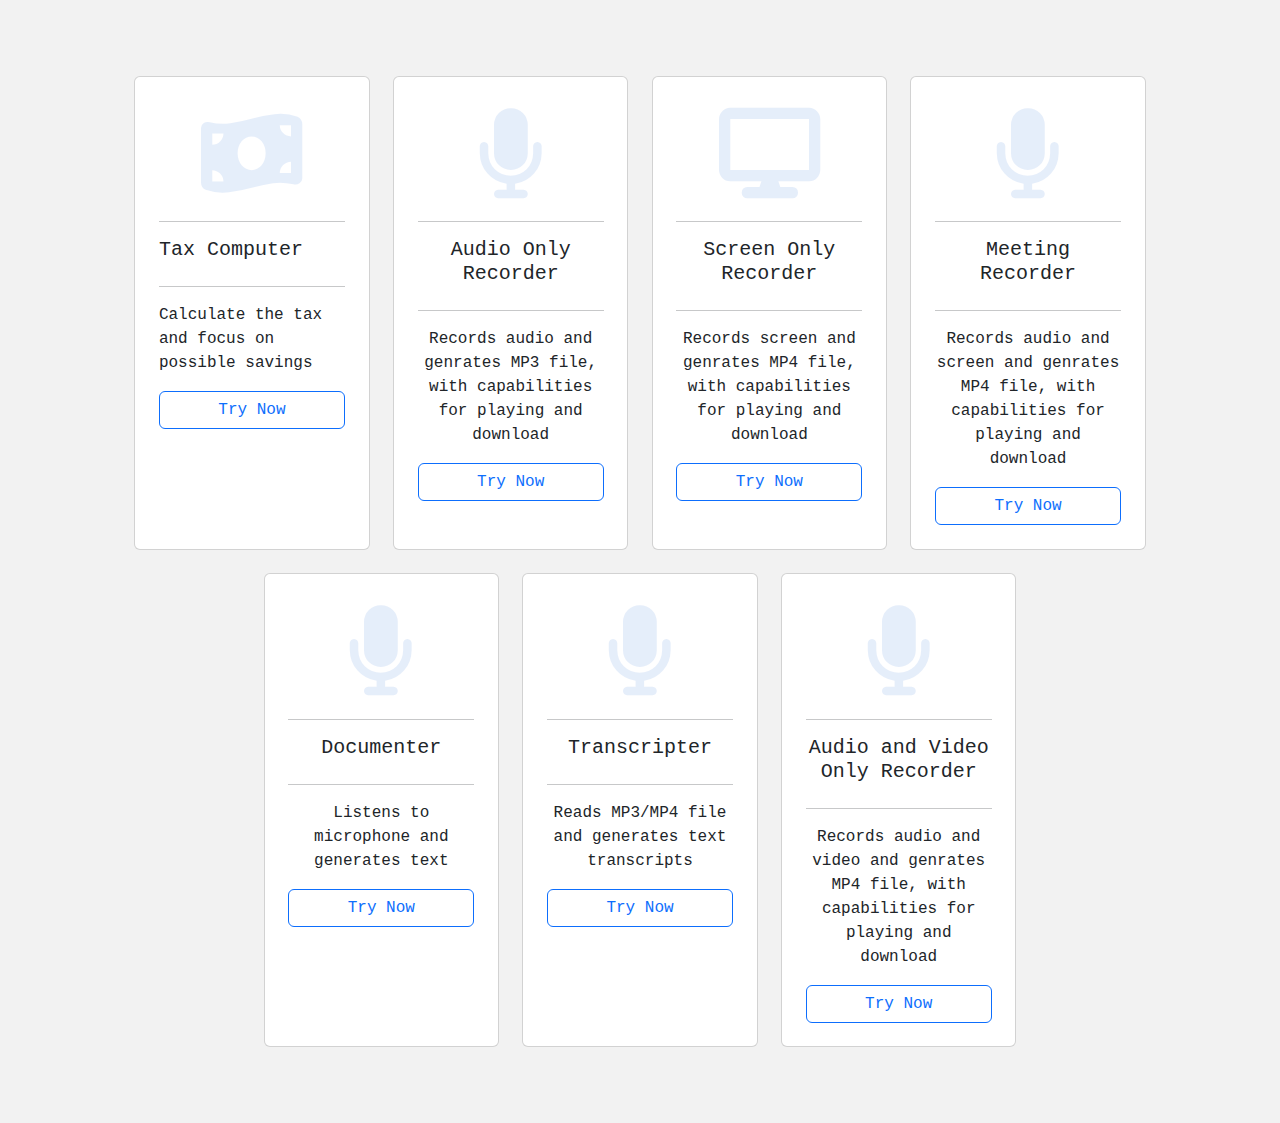
<file: index.html>
<html lang="en" >
<head>
    <meta name="viewport" content="width=device-width, initial-scale=1">
    <meta charset="UTF-8">
    <title>*PA*</title>
    <link rel='stylesheet' href='https://cdnjs.cloudflare.com/ajax/libs/font-awesome/6.1.1/css/all.min.css'>
    <link href="https://cdn.jsdelivr.net/npm/bootstrap@5.2.0-beta1/dist/css/bootstrap.min.css" rel="stylesheet">
    <link rel="stylesheet" href="css/index.css">
</head>
<body>
    <div class = "container-fluid">
        <div class="row justify-content-md-center row-cols-1 row-cols-sm-3 row-cols-md-4 row-cols-lg-5">
            <div class="col card">
                <i class="card-icon fa fa-money-bill-wave" aria-hidden="true"></i>
                <hr/>
                <h5 class="card-title">Tax Computer</h5>
                <hr/>
                <p class="card-text">Calculate the tax and focus on possible savings</p>
                <a href="#" class="btn btn-outline-primary">Try Now</a>
            </div>

            <div class="col btn card">
                <i class="card-icon fa fa-microphone" aria-hidden="true"></i>
                <hr/>
                <h5 class="card-title btn-outline-primary">Audio Only Recorder</h5>
                <hr/>
                <p class="card-text">Records audio and genrates MP3 file, with capabilities for playing and download</p>
                <a href="pages/audiorecorder.html" class="btn btn-outline-primary">Try Now</a>
            </div>

            <div class="col btn card">
                <i class="card-icon fa fa-display" aria-hidden="true"></i>
                <hr/>
                <h5 class="card-title btn-outline-primary">Screen Only Recorder</h5>
                <hr/>
                <p class="card-text">Records screen and genrates MP4 file, with capabilities for playing and download</p>
                <a href="#" class="btn btn-outline-primary">Try Now</a>
            </div>

            <div class="col btn card">
                <i class="card-icon fa fa-microphone" aria-hidden="true"></i>
                <hr/>
                <h5 class="card-title btn-outline-primary">Meeting Recorder</h5>
                <hr/>
                <p class="card-text">Records audio and screen and genrates MP4 file, with capabilities for playing and download</p>
                <a href="#" class="btn btn-outline-primary">Try Now</a>
            </div>

            <div class="col btn card">
                <i class="card-icon fa fa-microphone" aria-hidden="true"></i>
                <hr/>
                <h5 class="card-title btn-outline-primary">Documenter</h5>
                <hr/>
                <p class="card-text">Listens to microphone and generates text</p>
                <a href="#" class="btn btn-outline-primary">Try Now</a>
            </div>

            <div class="col btn card">
                <i class="card-icon fa fa-microphone" aria-hidden="true"></i>
                <hr/>
                <h5 class="card-title btn-outline-primary">Transcripter</h5>
                <hr/>
                <p class="card-text">Reads MP3/MP4 file and generates text transcripts</p>
                <a href="#" class="btn btn-outline-primary">Try Now</a>
            </div>

            <div class="col btn card">
                <i class="card-icon fa fa-microphone" aria-hidden="true"></i>
                <hr/>
                <h5 class="card-title btn-outline-primary">Audio and Video Only Recorder</h5>
                <hr/>
                <p class="card-text">Records audio and video and genrates MP4 file, with capabilities for playing and download</p>
                <a href="#" class="btn btn-outline-primary">Try Now</a>
            </div>

        </div>
    </div>

    <script src="https://ajax.googleapis.com/ajax/libs/jquery/3.6.0/jquery.min.js"></script>
    <script src="https://cdn.jsdelivr.net/npm/bootstrap@4.0.0/dist/js/bootstrap.min.js"></script>
</body>
</html>
</file>
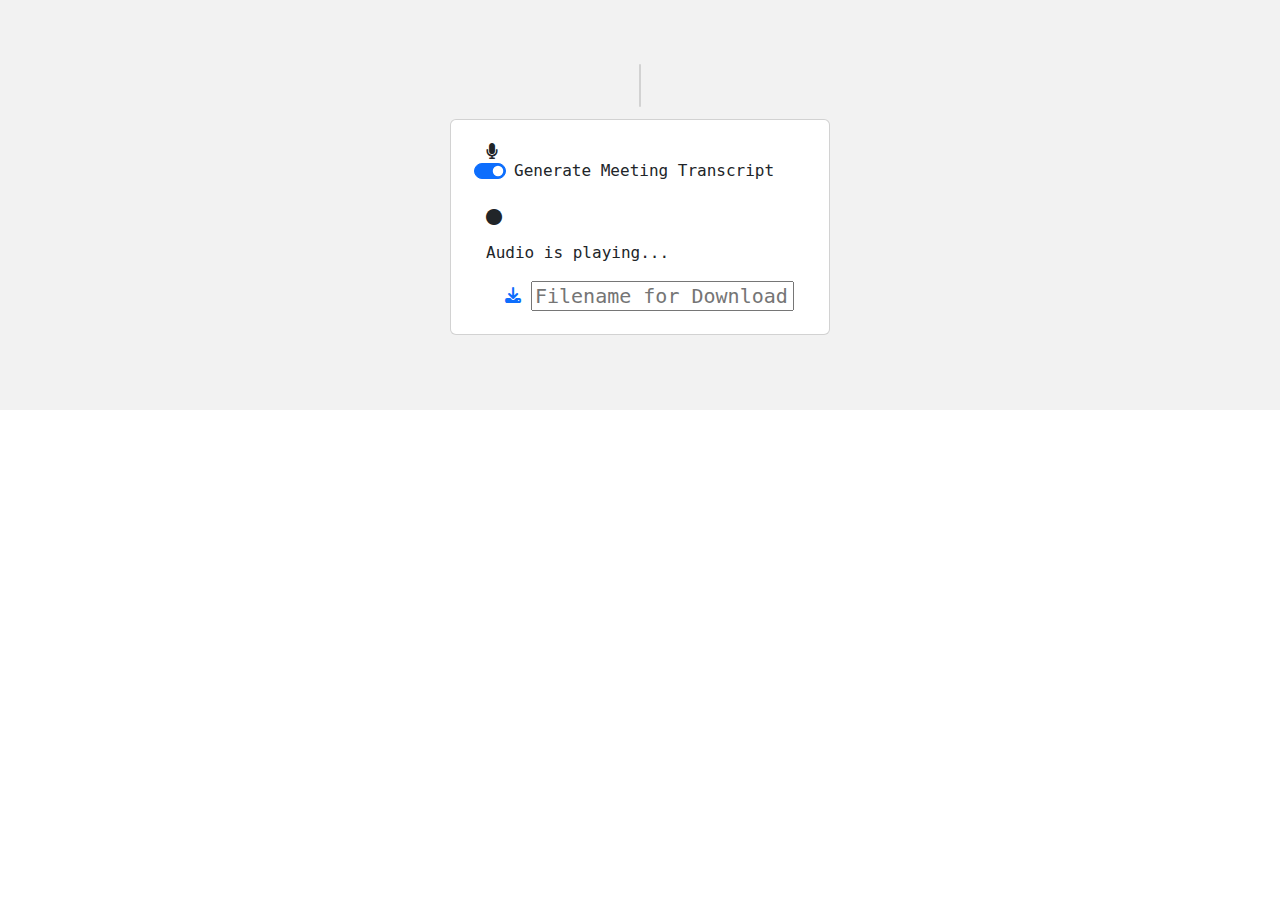
<file: pages/home.html>
<html lang="en" >
<head>
    <meta name="viewport" content="width=device-width, initial-scale=1">
    <meta charset="UTF-8">
    <title>*PA*</title>
    <link rel='stylesheet' href='https://cdnjs.cloudflare.com/ajax/libs/font-awesome/6.1.1/css/all.min.css'>
    <link href="https://cdn.jsdelivr.net/npm/bootstrap@5.2.0-beta1/dist/css/bootstrap.min.css" rel="stylesheet">
    <link rel="stylesheet" href="../css/index.css">
</head>
<body>
    <div class = "container-fluid">
        <div class="row justify-content-md-center">
            <div class="col btn card">
                <i id = "status-icon" class="card-icon fa" aria-hidden="true"></i>
                <hr/>
                <h5 class="card-title btn-outline-primary" id= "status-msg"></h5>
            </div>

        </div>
        <div class="row justify-content-md-center card">
                <i id = "start" class="icon fa fa-microphone" aria-hidden="true"></i>
        <div class="form-check form-switch">
            <input class="form-check-input" type="checkbox" id="mom" checked>
            <label class="form-check-label" for="mom">Generate Meeting Transcript</label>
          </div>
        <div id = "control" class="btn-grp recording hide">
            <i id = "cancel" class="icon fa fa-times-circle-o" aria-hidden="true"></i>
            <i id = "pause" class="icon fa fa-pause-circle-o" aria-hidden="true"></i>
            <i id = "resume" class="icon fa fa-play-circle-o hide" aria-hidden="true"></i>
            <i id = "stop" class="icon fa fa-stop-circle-o" aria-hidden="true"></i>
        </div>
        <div id =status-container class="btn-grp recording hide">
            <i class="red-recording-dot fa fa-circle" aria-hidden="true"></i>
            <p id="elapsed-time"></p>
            <p id = "status" class=" hide">Audio is playing<span>.</span><span>.</span><span>.</span></p>
        </div>
        <div id = "display" class="result btn-grp hide">
            <i id = "rplay" class="icon fa fa-play-circle-o" aria-hidden="true"></i>
            <i id = "rpause" class="icon fa fa-pause-circle-o hide" aria-hidden="true"></i>  
            <a id = "download" class="icon fa fa-download" aria-hidden="true"></a> 
            <input type="text" class = "fa-lg" id="download-name" placeholder="Filename for Download">  
            <audio id="player" class="hide"></audio>
        </div>

        </div>
    </div>

    <script src="https://ajax.googleapis.com/ajax/libs/jquery/3.6.0/jquery.min.js"></script>
    <script src="https://cdn.jsdelivr.net/npm/bootstrap@4.0.0/dist/js/bootstrap.min.js"></script>
    <script  src="../js/recorder.js"></script>
    <script  src="../js/transcripter.js"></script> 
    <script  src="../js/recorderutil.js"></script>
  
</body>
</html>
</file>
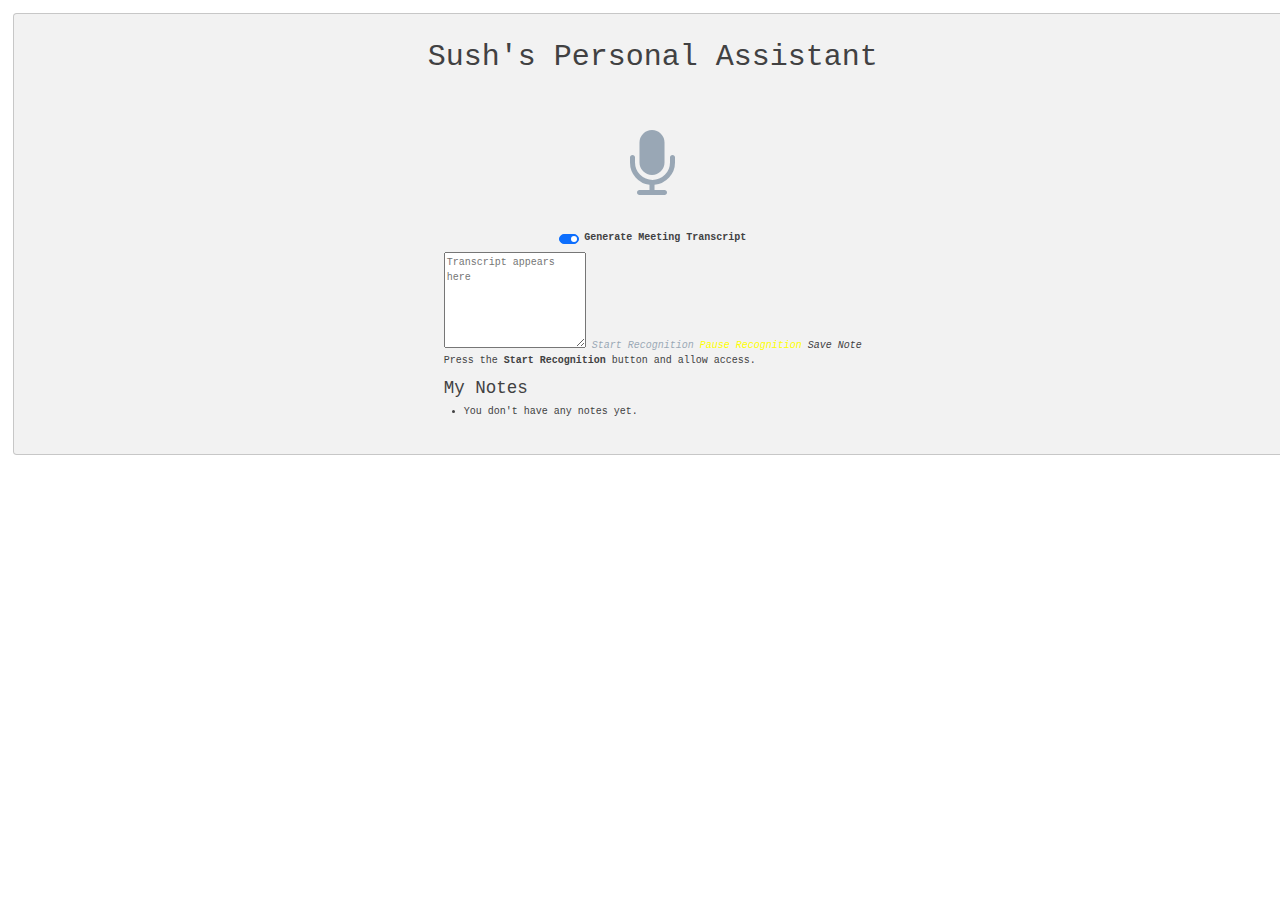
<file: pages/recorder.html>
<!DOCTYPE html>
<html lang="en" >
<head>
  <meta charset="UTF-8">
  <title>*PA*</title>
  <link rel='stylesheet' href='https://maxcdn.bootstrapcdn.com/font-awesome/4.6.2/css/font-awesome.min.css'>
  <link rel="stylesheet" href="https://maxcdn.bootstrapcdn.com/bootstrap/3.4.1/css/bootstrap.min.css">
  <!-- CSS only -->
<link href="https://cdn.jsdelivr.net/npm/bootstrap@5.2.0-beta1/dist/css/bootstrap.min.css" rel="stylesheet">
<link rel="stylesheet" href="../css/index.css">
<link rel="stylesheet" href="../css/recorder.css">
</head>
<body>
    <div class="container-fluid card">
        <h1 class="header">Sush's Personal Assistant</h1>
        <i id = "start" class="icon fa fa-microphone" aria-hidden="true"></i>
        <div class="form-check form-switch">
            <input class="form-check-input" type="checkbox" id="mom" checked>
            <label class="form-check-label" for="mom">Generate Meeting Transcript</label>
          </div>
        <div id = "control" class="btn-grp recording hide">
            <i id = "cancel" class="icon fa fa-times-circle-o" aria-hidden="true"></i>
            <i id = "pause" class="icon fa fa-pause-circle-o" aria-hidden="true"></i>
            <i id = "resume" class="icon fa fa-play-circle-o hide" aria-hidden="true"></i>
            <i id = "stop" class="icon fa fa-stop-circle-o" aria-hidden="true"></i>
        </div>
        <div id =status-container class="btn-grp recording hide">
            <i class="red-recording-dot fa fa-circle" aria-hidden="true"></i>
            <p id="elapsed-time"></p>
            <p id = "status" class=" hide">Audio is playing<span>.</span><span>.</span><span>.</span></p>
        </div>
        <div id = "display" class="result btn-grp hide">
            <i id = "rplay" class="icon fa fa-play-circle-o" aria-hidden="true"></i>
            <i id = "rpause" class="icon fa fa-pause-circle-o hide" aria-hidden="true"></i>  
            <a id = "download" class="icon fa fa-download" aria-hidden="true"></a> 
            <input type="text" class = "fa-lg" id="download-name" placeholder="Filename for Download">  
            <audio id="player" class="hide"></audio>
        </div>
        <div id ="mom-display">
          <textarea id="note-textarea" placeholder="Transcript appears here" rows="6"></textarea>
          <i id="start" title="Start Recording">Start Recognition</i>
          <i id="pause" title="Pause Recording">Pause Recognition</i>
          <i id="save" title="Save Note">Save Note</i>   
          <p id="recording-instructions">Press the <strong>Start Recognition</strong> button and allow access.</p>
    
        <h3>My Notes</h3>
        <ul id="notes">
          <li>
            <p class="no-notes">You don't have any notes.</p>
          </li>
        </ul>
    
      </div>
        <!-- <input id = "mom-display" class="result btn-grp hide">
            <textarea id="mom-text"  class="form-control" placeholder="Readonly input here..." value = "" aria-label="readonly input" readonly></textarea> -->
        </div>
<!-- partial -->
<script src="https://ajax.googleapis.com/ajax/libs/jquery/3.6.0/jquery.min.js"></script>
  <script  src="../js/recorder.js"></script>
  <script  src="../js/transcripter.js"></script> 
  <script  src="../js/recorderutil.js"></script>

</body>
</html>
</file>
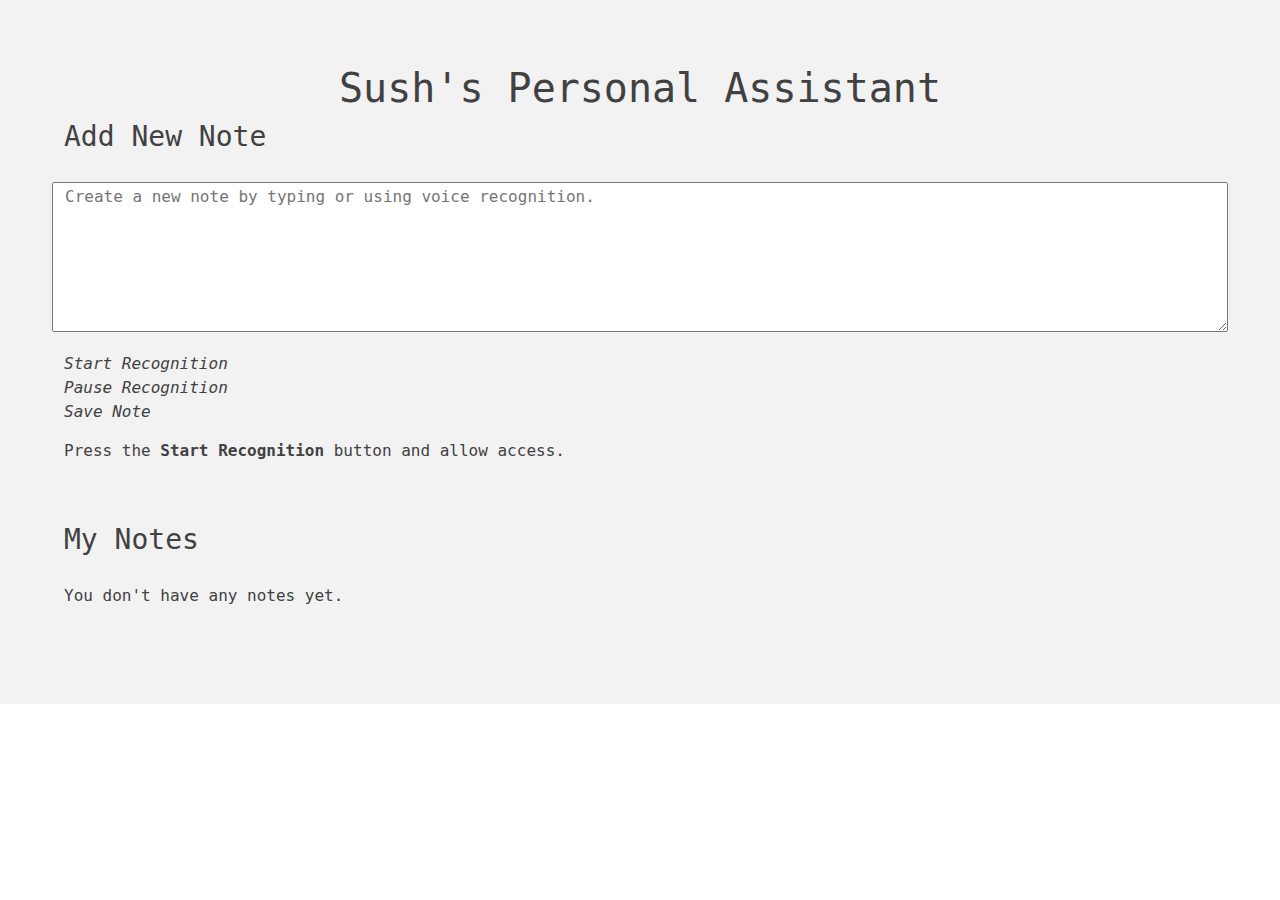
<file: pages/transcriper.html>
<!DOCTYPE html>
<html lang="en" >
<head>
  <meta charset="UTF-8">
  <title>*PA*</title>
  <link rel='stylesheet' href='https://maxcdn.bootstrapcdn.com/font-awesome/4.6.2/css/font-awesome.min.css'>
<link href="https://cdn.jsdelivr.net/npm/bootstrap@5.2.0-beta1/dist/css/bootstrap.min.css" rel="stylesheet">
<link rel="stylesheet" href="../css/index.css">
<link rel="stylesheet" href="../css/transcripter.css">
</head>
<body>
    <div class="container-fluid">
      <h1 class="header">Sush's Personal Assistant</h1>
	    <h3 class="no-browser-support">Sorry, Your Browser Doesn't Support the Web Speech API. Try Opening This Demo In Google Chrome.</h3>

	  <div class="row justify-content-md-center">
		  <h3>Add New Note</h3>
		  <textarea id="note-textarea" placeholder="Create a new note by typing or using voice recognition." rows="6"></textarea>
		  <i id="start" title="Start Recording">Start Recognition</i>
		  <i id="pause" title="Pause Recording">Pause Recognition</i>
		  <i id="save" title="Save Note">Save Note</i>   
		  <p id="recording-instructions">Press the <strong>Start Recognition</strong> button and allow access.</p>

		<h3>My Notes</h3>
		<ul id="notes">
			<li>
				<p class="no-notes">You don't have any notes.</p>
			</li>
		</ul>

	</div>

</div>
<!-- partial -->
<script src="https://ajax.googleapis.com/ajax/libs/jquery/3.6.0/jquery.min.js"></script>
  <!-- <script  src="js/recorder.js"></script> -->
  <script  src="../js/transcripter.js"></script>
</body>
</html>
</file>
<file: css/index.css>
.container-fluid {
    display: -webkit-flex; /* For Chrome , Safari*/
    display: -ms-flex;/*For IE*/
    display: flex;
    flex-direction: column;
    justify-content: center;
    align-items: center;
    margin: 0;
    padding: 5%;
    background-color: #f2f2f2;
    color: #414142;
    position: relative;
    font-family: monospace;
}

.card{
    margin: 1%;
    padding: 2%;
    display: flex;
}

.card-icon{
    opacity: 0.1;
    font-size: 90px;
    cursor: pointer;
    align-self: center;
    margin: 2%;
    padding: 2%;
    color: #0b5ed7;
    width: fit-content;
}
</file>
<file: css/recorder.css>
/* body {
    margin: 0;
    padding: 0;
    background-color: #f2f2f2;
    color: #414142;
    position: relative;
    font-family: monospace;
    align-items: center;
    } */

.header {
    font-size: 30px;
    margin-bottom: 55px;
    text-align: center;
}

.btn-grp {
    display: -webkit-flex;/*For Chrome, Safari*/
    display: -ms-flex;/* For IE*/
    display: flex;
    justify-content: space-evenly;
    align-items: center;
    width: 50%;
    margin: 10px;
}
.hide {
    display: none;
}

.icon{
    opacity: 0.7;
    font-size: 70px;
    cursor: pointer;
    align-self: center;
}

#start {
    
    color: #435f7a;
    cursor: pointer;
    opacity: .5;
    margin-bottom: 30px;
}
#start:hover {
    opacity: 1;
}

#cancel {
    color : #bfbfbf;
}
#cancel:hover {
    color: #999999;
}

#stop{
    color: #ff0000;;
}
#stop:hover {
    color: #cc0000;
}

#pause,#resume,#rpause{
    color: #ffff00;
}
#pause:hover,#resume:hover,#rpause {
    color:  #cccc00;
}

#rplay{
    color: #0000ff;
}
#rplay:hover {
    color: #0000cc;
}

#download{
    color: #00ff00  ;
}
#download:hover {
    color: #00cc00;
}

#elapsed-time {
    font-size: 32px;
    display: -webkit-flex;/*For Chrome, Safari*/
    display: -ms-flex;/* For IE*/
    display: flex;
    justify-content: center;
    align-items: center;
}

#player{
    width: 100%;
}

.red-recording-dot {
        font-size: 25px;
        color: red;
        margin-right: 12px;
        animation-name: recording-animation;
        -webkit-animation-name: recording-animation;
        -moz-animation-name: recording-animation;
        -o-animation-name: recording-animation;
        animation-duration: 2s;
        -webkit-animation-duration: 2s;
        -moz-animation-duration: 2s;
        -o-animation-duration: 2s;
        animation-iteration-count: infinite;
        -webkit-animation-iteration-count: infinite;
        -moz-animation-iteration-count: infinite;
        -o-animation-iteration-count: infinite;
    }
    /* The animation code */
@keyframes recording-animation {
        0% {
            opacity: 1;
        }
        50% {
            opacity: 0;
        }
        100% {
            opacity: 1;
        }
    }
@-webkit-keyframes recording-animation {
        0% {
            opacity: 1;
        }
        50% {
            opacity: 0;
        }
        100% {
            opacity: 1;
        }
    }
@-moz-keyframes recording-animation {
        0% {
            opacity: 1;
        }
        50% {
            opacity: 0;
        }
        100% {
            opacity: 1;
        }
    }
@-o-keyframes recording-animation {
        0% {
            opacity: 1;
        }
        50% {
            opacity: 0;
        }
        100% {
            opacity: 1;
        }
}

.text-indication-of-audio-playing-container {
        height: 20px;
    }
    .text-indication-of-audio-playing {
        font-size: 20px;
    }

    /* 3 Dots animation*/
    .text-indication-of-audio-playing span {
        /*transitions with Firefox, IE and Opera Support browser support*/
        animation-name: blinking-dot;
        -webkit-animation-name: blinking-dot;
        -moz-animation-name: blinking-dot;
        -o-animation-name: blinking-dot;
        animation-duration: 2s;
        -webkit-animation-duration: 2s;
        -moz-animation-duration: 2s;
        -o-animation-duration: 2s;
        animation-iteration-count: infinite;
        -webkit-animation-iteration-count: infinite;
        -moz-animation-iteration-count: infinite;
        -o-animation-iteration-count: infinite;
    }
    .text-indication-of-audio-playing span:nth-child(2) {
        animation-delay: .4s;
        -webkit-animation-delay: .4s;
        -moz-animation-delay: .4s;
        -o-animation-delay: .4s;
    }
    .text-indication-of-audio-playing span:nth-child(3) {
        animation-delay: .8s;
        -webkit-animation-delay: .8s;
        -moz-animation-delay: .8s;
        -o-animation-delay: .8s;
    }
    /* The animation code */
    @keyframes blinking-dot {
        0% {
            opacity: 0;
        }
        50% {
            opacity: 1;
        }
        100% {
            opacity: 0;
        }
    }
    /* The animation code */
    @-webkit-keyframes blinking-dot {
        0% {
            opacity: 0;
        }
        50% {
            opacity: 1;
        }
        100% {
            opacity: 0;
        }
    }
    /* The animation code */
    @-moz-keyframes blinking-dot {
        0% {
            opacity: 0;
        }
        50% {
            opacity: 1;
        }
        100% {
            opacity: 0;
        }
    }
    /* The animation code */
    @-o-keyframes blinking-dot {
        0% {
            opacity: 0;
        }
        50% {
            opacity: 1;
        }
        100% {
            opacity: 0;
        }
    }
</file>
<file: css/transcripter.css>
.no-browser-support {
    display: none;
    font-size: 1.2rem;
    color: #e64427;
    margin-top: 35px;
}

.icon{
    opacity: 0.7;
    font-size: 70px;
    cursor: pointer;
}

ul {
    list-style: none;
    padding: 0;
}

#note-textarea {
    margin: 20px 0;
}

#recording-instructions {
    margin: 15px auto 60px;
}

#notes {
    padding-top: 20px;
}

.note .header {
    font-size: 0.9em;
    color: #888;
    margin-bottom: 10px;
}

.note .delete-note,
.note .listen-note {
    text-decoration: none;
    margin-left: 15px;
}

.note .content {
    margin-bottom: 40px;
}

@media (max-width: 768px) {
    .container {
        padding: 50px 25px;
    }

    button {
        margin-bottom: 10px;
    }

}   



/* -- Demo ads -- */

@media (max-width: 1200px) {
    #bsaHolder{ display:none;}
}
</file>
